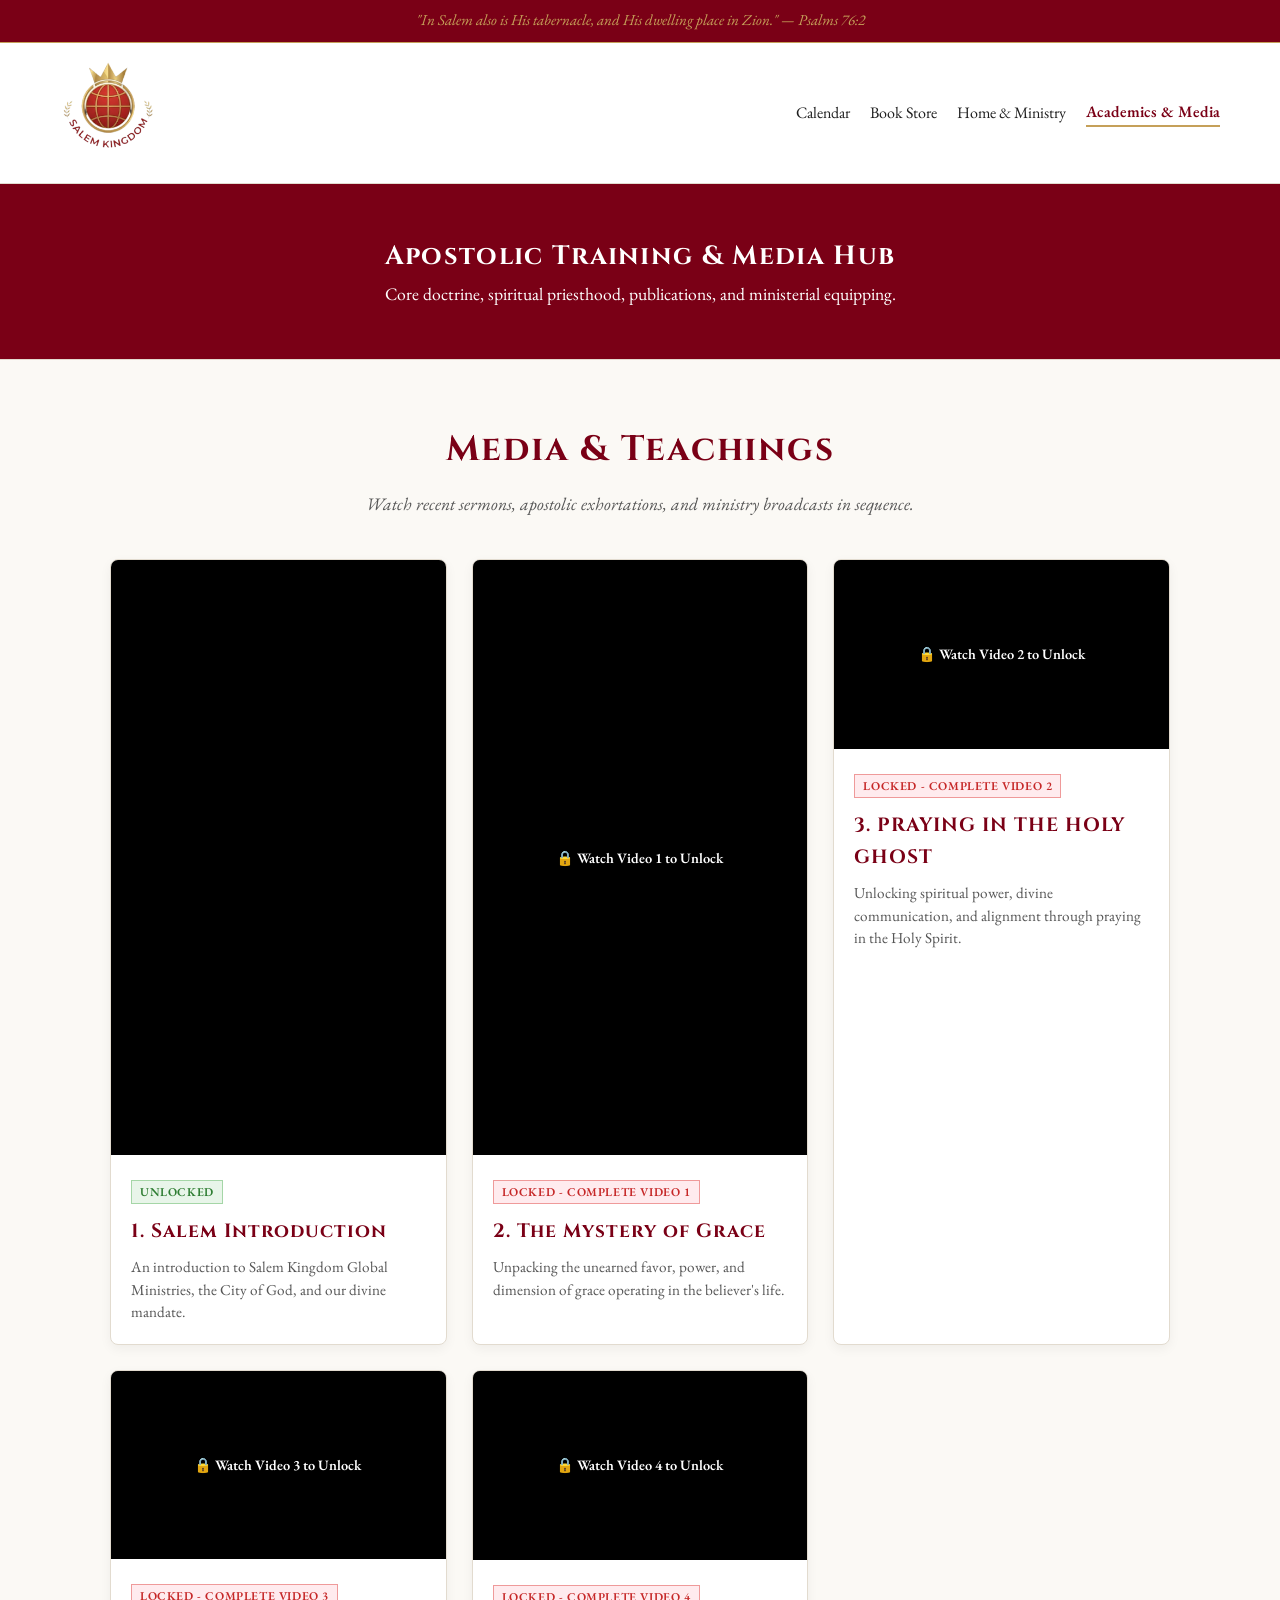
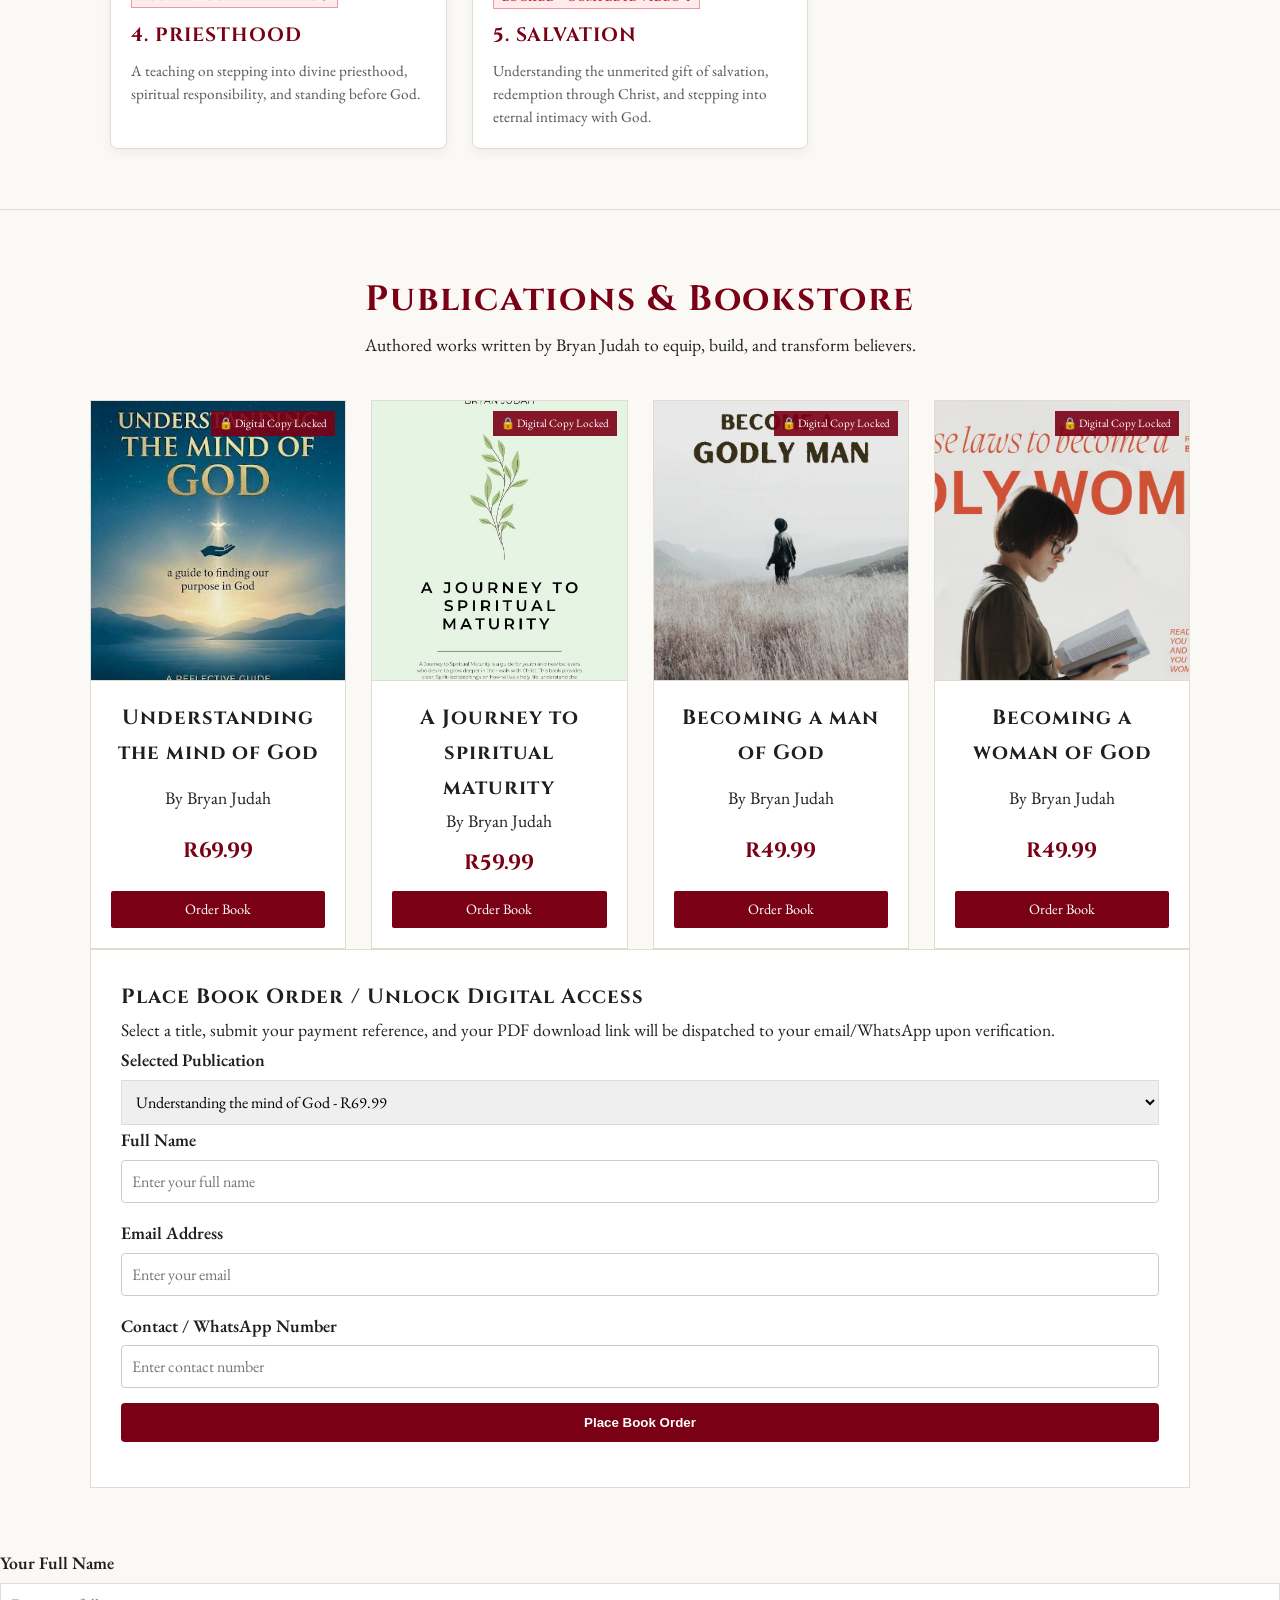
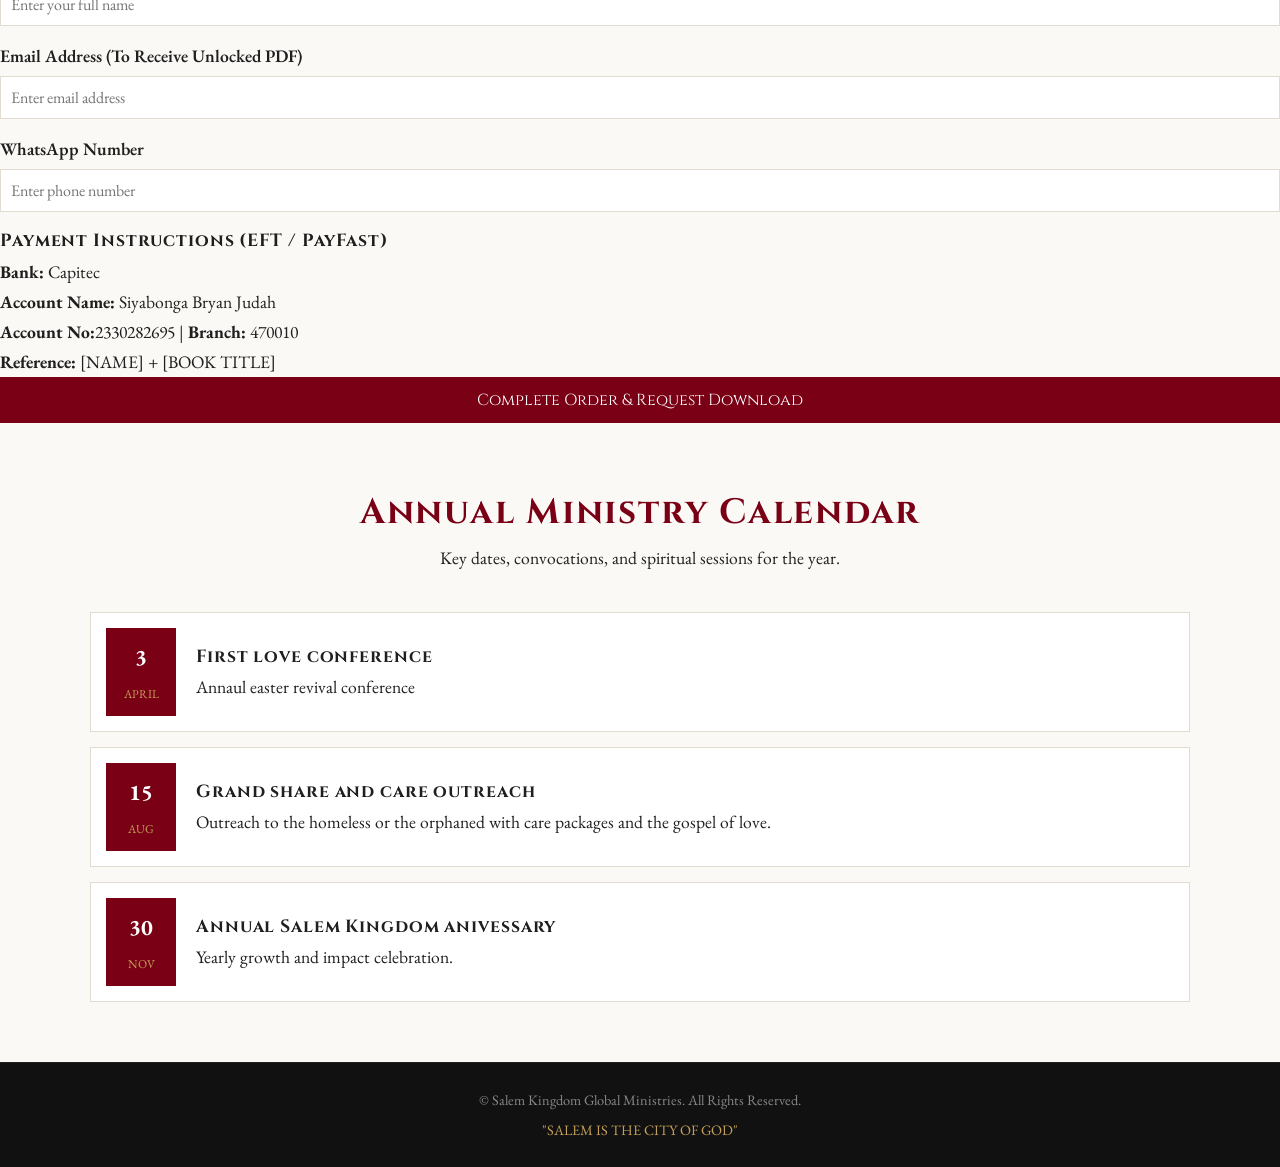
<file: academics.html>
<!DOCTYPE html>
<html lang="en">
<head>
    <meta charset="UTF-8">
    <meta name="viewport" content="width=device-width, initial-scale=1.0">
    <title>Academics & Core Teachings | Salem Kingdom</title>
    
    <link rel="preconnect" href="https://fonts.googleapis.com">
    <link rel="preconnect" href="https://fonts.gstatic.com" crossorigin>
    <link href="https://fonts.googleapis.com/css2?family=Cinzel:wght@400;600;700&family=EB+Garamond:ital,wght@0,400;0,600;1,400&display=swap" rel="stylesheet">
    
    <link rel="stylesheet" href="style.css">
</head>
<body>

    <div class="scripture-bar">
        "In Salem also is His tabernacle, and His dwelling place in Zion." — Psalms 76:2
    </div>

    <header class="navbar">
        <div class="nav-container">
            <a href="index.html" class="brand-logo-link">
              <img src="official-logo.png" alt="Salem Kingdom Global Ministries Logo" class="nav-logo" onerror="this.style.display='none'; document.getElementById('text-brand').style.display='block';">  
                <div id="text-brand" class="brand" style="display:none;">
                    <span class="brand-title">SALEM KINGDOM</span>
                    <span class="brand-sub">GLOBAL MINISTRIES</span>
                </div>
            </a>
            <nav class="nav-links">
                 <a href="#calendar">Calendar</a>
                 <a href="#bookstore">Book Store</a>
                <a href="index.html">Home & Ministry</a>
                <a href="academics.html" class="active">Academics & Media</a>
            </nav>
        </div>
    </header>

    <!-- Page Header Banner -->
    <section class="page-header">
        <div class="container">
            <h1>Apostolic Training & Media Hub</h1>
            <p>Core doctrine, spiritual priesthood, publications, and ministerial equipping.</p>
        </div>
    </section>

 <!-- MEDIA & TEACHINGS SECTION (SEQUENTIAL UNLOCK - NO QUIZ) -->
<section id="media" class="section section-parchment-alt" style="padding: 60px 0; background-color: var(--bg-parchment, #FBF9F5);">
    <div class="container" style="max-width: 1100px; margin: 0 auto; padding: 0 20px;">
        
        <div class="section-title" style="text-align: center; margin-bottom: 40px;">
            <h2 style="color: var(--primary-crimson, #7A0016); font-family: 'Cinzel', serif; font-size: 2.2rem; margin-bottom: 10px;">Media & Teachings</h2>
            <p style="color: var(--text-muted, #555); font-style: italic;">Watch recent sermons, apostolic exhortations, and ministry broadcasts in sequence.</p>
        </div>

        <div class="video-grid" style="display: grid; grid-template-columns: repeat(auto-fit, minmax(300px, 1fr)); gap: 25px;">
            
            <!-- Video 1: Salem Introduction (UNLOCKED BY DEFAULT) -->
            <div class="video-card" id="card-video-1" style="background: #FFFFFF; border: 1px solid var(--border-color, #E2DBCF); border-radius: 8px; overflow: hidden; box-shadow: 0 4px 12px rgba(0,0,0,0.05); transition: all 0.3s ease;">
                <div class="iframe-container" style="position: relative; padding-bottom: 177.78%; height: 0; background: #000;">
                    <div id="player-1" style="position: absolute; top: 0; left: 0; width: 100%; height: 100%;"></div>
                </div>
                <div class="video-info" style="padding: 20px;">
                    <span class="badge status-badge" style="background: #e8f5e9; color: #2e7d32; font-size: 0.75rem; padding: 3px 8px; border: 1px solid #a5d6a7; text-transform: uppercase; letter-spacing: 0.05em; font-weight: 600;">Unlocked</span>
                    <h3 style="color: var(--primary-crimson, #7A0016); font-family: 'Cinzel', serif; font-size: 1.2rem; margin: 10px 0 8px 0;">1. Salem Introduction</h3>
                    <p style="color: var(--text-muted, #555); font-size: 0.95rem; margin: 0; line-height: 1.5;">An introduction to Salem Kingdom Global Ministries, the City of God, and our divine mandate.</p>
                </div>
            </div>

            <!-- Video 2: The Mystery of Grace (LOCKED) -->
            <div class="video-card locked" id="card-video-2" style="background: #FFFFFF; border: 1px solid var(--border-color, #E2DBCF); border-radius: 8px; overflow: hidden; box-shadow: 0 4px 12px rgba(0,0,0,0.05); transition: all 0.3s ease;">
                <div class="iframe-container" style="position: relative; padding-bottom: 177.78%; height: 0; background: #000;">
                    <div id="player-2" style="position: absolute; top: 0; left: 0; width: 100%; height: 100%;"></div>
                    <div class="lock-overlay" style="position: absolute; top: 0; left: 0; width: 100%; height: 100%; background: rgba(0,0,0,0.55); z-index: 10; display: flex; align-items: center; justify-content: center; color: #FFF; font-weight: 600; font-size: 0.9rem;">
                        <span>🔒 Watch Video 1 to Unlock</span>
                    </div>
                </div>
                <div class="video-info" style="padding: 20px;">
                    <span class="badge status-badge" style="background: #ffebee; color: #c62828; font-size: 0.75rem; padding: 3px 8px; border: 1px solid #ef9a9a; text-transform: uppercase; letter-spacing: 0.05em; font-weight: 600;">Locked - Complete Video 1</span>
                    <h3 style="color: var(--primary-crimson, #7A0016); font-family: 'Cinzel', serif; font-size: 1.2rem; margin: 10px 0 8px 0;">2. The Mystery of Grace</h3>
                    <p style="color: var(--text-muted, #555); font-size: 0.95rem; margin: 0; line-height: 1.5;">Unpacking the unearned favor, power, and dimension of grace operating in the believer's life.</p>
                </div>
            </div>

            <!-- Video 3: PRAYING IN THE HOLY GHOST (LOCKED) -->
            <div class="video-card locked" id="card-video-3" style="background: #FFFFFF; border: 1px solid var(--border-color, #E2DBCF); border-radius: 8px; overflow: hidden; box-shadow: 0 4px 12px rgba(0,0,0,0.05); transition: all 0.3s ease;">
                <div class="iframe-container" style="position: relative; padding-bottom: 56.25%; height: 0; background: #000;">
                    <div id="player-3" style="position: absolute; top: 0; left: 0; width: 100%; height: 100%;"></div>
                    <div class="lock-overlay" style="position: absolute; top: 0; left: 0; width: 100%; height: 100%; background: rgba(0,0,0,0.55); z-index: 10; display: flex; align-items: center; justify-content: center; color: #FFF; font-weight: 600; font-size: 0.9rem;">
                        <span>🔒 Watch Video 2 to Unlock</span>
                    </div>
                </div>
                <div class="video-info" style="padding: 20px;">
                    <span class="badge status-badge" style="background: #ffebee; color: #c62828; font-size: 0.75rem; padding: 3px 8px; border: 1px solid #ef9a9a; text-transform: uppercase; letter-spacing: 0.05em; font-weight: 600;">Locked - Complete Video 2</span>
                    <h3 style="color: var(--primary-crimson, #7A0016); font-family: 'Cinzel', serif; font-size: 1.2rem; margin: 10px 0 8px 0;">3. PRAYING IN THE HOLY GHOST</h3>
                    <p style="color: var(--text-muted, #555); font-size: 0.95rem; margin: 0; line-height: 1.5;">Unlocking spiritual power, divine communication, and alignment through praying in the Holy Spirit.</p>
                </div>
            </div>

            <!-- Video 4: PRIESTHOOD (LOCKED) -->
            <div class="video-card locked" id="card-video-4" style="background: #FFFFFF; border: 1px solid var(--border-color, #E2DBCF); border-radius: 8px; overflow: hidden; box-shadow: 0 4px 12px rgba(0,0,0,0.05); transition: all 0.3s ease;">
                <div class="iframe-container" style="position: relative; padding-bottom: 56.25%; height: 0; background: #000;">
                    <div id="player-4" style="position: absolute; top: 0; left: 0; width: 100%; height: 100%;"></div>
                    <div class="lock-overlay" style="position: absolute; top: 0; left: 0; width: 100%; height: 100%; background: rgba(0,0,0,0.55); z-index: 10; display: flex; align-items: center; justify-content: center; color: #FFF; font-weight: 600; font-size: 0.9rem;">
                        <span>🔒 Watch Video 3 to Unlock</span>
                    </div>
                </div>
                <div class="video-info" style="padding: 20px;">
                    <span class="badge status-badge" style="background: #ffebee; color: #c62828; font-size: 0.75rem; padding: 3px 8px; border: 1px solid #ef9a9a; text-transform: uppercase; letter-spacing: 0.05em; font-weight: 600;">Locked - Complete Video 3</span>
                    <h3 style="color: var(--primary-crimson, #7A0016); font-family: 'Cinzel', serif; font-size: 1.2rem; margin: 10px 0 8px 0;">4. PRIESTHOOD</h3>
                    <p style="color: var(--text-muted, #555); font-size: 0.95rem; margin: 0; line-height: 1.5;">A teaching on stepping into divine priesthood, spiritual responsibility, and standing before God.</p>
                </div>
            </div>

            <!-- Video 5: SALVATION (LOCKED) -->
            <div class="video-card locked" id="card-video-5" style="background: #FFFFFF; border: 1px solid var(--border-color, #E2DBCF); border-radius: 8px; overflow: hidden; box-shadow: 0 4px 12px rgba(0,0,0,0.05); transition: all 0.3s ease;">
                <div class="iframe-container" style="position: relative; padding-bottom: 56.25%; height: 0; background: #000;">
                    <div id="player-5" style="position: absolute; top: 0; left: 0; width: 100%; height: 100%;"></div>
                    <div class="lock-overlay" style="position: absolute; top: 0; left: 0; width: 100%; height: 100%; background: rgba(0,0,0,0.55); z-index: 10; display: flex; align-items: center; justify-content: center; color: #FFF; font-weight: 600; font-size: 0.9rem;">
                        <span>🔒 Watch Video 4 to Unlock</span>
                    </div>
                </div>
                <div class="video-info" style="padding: 20px;">
                    <span class="badge status-badge" style="background: #ffebee; color: #c62828; font-size: 0.75rem; padding: 3px 8px; border: 1px solid #ef9a9a; text-transform: uppercase; letter-spacing: 0.05em; font-weight: 600;">Locked - Complete Video 4</span>
                    <h3 style="color: var(--primary-crimson, #7A0016); font-family: 'Cinzel', serif; font-size: 1.2rem; margin: 10px 0 8px 0;">5. SALVATION</h3>
                    <p style="color: var(--text-muted, #555); font-size: 0.95rem; margin: 0; line-height: 1.5;">Understanding the unmerited gift of salvation, redemption through Christ, and stepping into eternal intimacy with God.</p>
                </div>
            </div>

        </div>
    </div>
</section>
    <!-- Library & Book Store Section -->
    <section class="section container" id="bookstore">
        <div class="section-title">
            <h2>Publications & Bookstore</h2>
            <p>Authored works written by Bryan Judah to equip, build, and transform believers.</p>
        </div>

        <div class="store-layout">
            <!-- 4 Book Display Grid -->
            <div class="books-store-grid">
                <!-- Book 1 -->
                <div class="book-card-item">
                    <div class="book-cover-frame">
                        <img src="book-mind-of-god.jpeg" alt="Understanding the mind of God" onerror="this.style.display='none'; this.nextElementSibling.style.display='flex';">
                        <div class="cover-fallback" style="display:none;">Understanding the mind of God</div>
                        <span class="lock-badge">🔒 Digital Copy Locked</span>
                    </div>
                    <div class="book-info-body">
                        <h3>Understanding the mind of God</h3>
                        <p class="author-tag">By Bryan Judah</p>
                        <div class="price-tag">R69.99</div>
                        <a href="#order-form" class="btn-primary-sm select-book-btn" onclick="selectBookForOrder('Understanding the mind of God - R69.99')">Order Book</a>
                    </div>
                </div>

                <!-- Book 2 -->
                <div class="book-card-item">
                    <div class="book-cover-frame">
                        <img src="book-spiritual-maturity.jpg" alt="A Journey to spiritual maturity" onerror="this.style.display='none'; this.nextElementSibling.style.display='flex';">
                        <div class="cover-fallback" style="display:none;">A Journey to spiritual maturity</div>
                        <span class="lock-badge">🔒 Digital Copy Locked</span>
                    </div>
                    <div class="book-info-body">
                        <h3>A Journey to spiritual maturity</h3>
                        <p class="author-tag">By Bryan Judah</p>
                        <div class="price-tag">R59.99</div>
                        <a href="#order-form" class="btn-primary-sm select-book-btn" onclick="selectBookForOrder('A Journey to spiritual maturity - R59.99')">Order Book</a>
                    </div>
                </div>

                <!-- Book 3 -->
                <div class="book-card-item">
                    <div class="book-cover-frame">
                        <img src="book-man-of-god.jpg" alt="Becoming a man of God" onerror="this.style.display='none'; this.nextElementSibling.style.display='flex';">
                        <div class="cover-fallback" style="display:none;">Becoming a man of God</div>
                        <span class="lock-badge">🔒 Digital Copy Locked</span>
                    </div>
                    <div class="book-info-body">
                        <h3>Becoming a man of God</h3>
                        <p class="author-tag">By Bryan Judah</p>
                        <div class="price-tag">R49.99</div>
                        <a href="#order-form" class="btn-primary-sm select-book-btn" onclick="selectBookForOrder('Becoming a man of God - R49.99')">Order Book</a>
                    </div>
                </div>

                <!-- Book 4 -->
                <div class="book-card-item">
                    <div class="book-cover-frame">
                        <img src="book-woman-of-god.jpg" alt="Becoming a woman of God" onerror="this.style.display='none'; this.nextElementSibling.style.display='flex';">
                        <div class="cover-fallback" style="display:none;">Becoming a woman of God</div>
                        <span class="lock-badge">🔒 Digital Copy Locked</span>
                    </div>
                    <div class="book-info-body">
                        <h3>Becoming a woman of God</h3>
                        <p class="author-tag">By Bryan Judah</p>
                        <div class="price-tag">R49.99</div>
                        <a href="#order-form" class="btn-primary-sm select-book-btn" onclick="selectBookForOrder('Becoming a woman of God - R49.99')">Order Book</a>
                    </div>
                </div>
            </div>

            <!-- Integrated Book Order & Locked Delivery Form -->
            <div class="order-form-container" id="order-form">
                <div class="form-card">
                    <h3>Place Book Order / Unlock Digital Access</h3>
                    <p class="form-subtext">Select a title, submit your payment reference, and your PDF download link will be dispatched to your email/WhatsApp upon verification.</p>
 <form id="eBookOrderForm" action="https://formsubmit.co/bryanjudah70@gmail.com" method="POST">
    <!-- FormSubmit Hidden Settings -->
    <input type="hidden" name="_subject" value="New Book Order Request">
    <input type="hidden" name="_template" value="table">
    <input type="hidden" name="_captcha" value="false">

    <div class="form-group">
        <label for="bookSelect">Selected Publication</label>
        <select id="bookSelect" name="Selected Publication" required>
            <option value="Understanding the mind of God - R69.99">Understanding the mind of God - R69.99</option>
            <option value="A Journey to spiritual maturity - R59.99">A Journey to spiritual maturity - R59.99</option>
            <option value="Becoming a man of God - R49.99">Becoming a man of God - R49.99</option>
            <option value="Becoming a woman of God - R49.99">Becoming a woman of God - R49.99</option>
        </select>
    


            <div style="margin-bottom: 15px;">
                <label style="display: block; font-weight: 600; margin-bottom: 5px;">Full Name</label>
                <input type="text" name="Customer Name" placeholder="Enter your full name" required style="width: 100%; padding: 10px; border: 1px solid #CCC; border-radius: 4px;">
            </div>

            <div style="margin-bottom: 15px;">
                <label style="display: block; font-weight: 600; margin-bottom: 5px;">Email Address</label>
                <input type="email" name="Customer Email" placeholder="Enter your email" required style="width: 100%; padding: 10px; border: 1px solid #CCC; border-radius: 4px;">
            </div>

            <div style="margin-bottom: 15px;">
                <label style="display: block; font-weight: 600; margin-bottom: 5px;">Contact / WhatsApp Number</label>
                <input type="tel" name="Customer Phone" placeholder="Enter contact number" required style="width: 100%; padding: 10px; border: 1px solid #CCC; border-radius: 4px;">
            </div>

            

            <button type="submit" style="width: 100%; padding: 12px; background: var(--primary-crimson, #7A0016); color: #FFF; border: none; border-radius: 4px; font-weight: 600; cursor: pointer;">Place Book Order</button>
        </form>

    </div>
</section>
                        <div class="form-group">
                            <label for="buyerName">Your Full Name</label>
                            <input type="text" id="buyerName" placeholder="Enter your full name" required>
                        </div>

                        <div class="form-group">
                            <label for="buyerEmail">Email Address (To Receive Unlocked PDF)</label>
                            <input type="email" id="buyerEmail" placeholder="Enter email address" required>
                        </div>

                        <div class="form-group">
                            <label for="buyerPhone">WhatsApp Number</label>
                            <input type="tel" id="buyerPhone" placeholder="Enter phone number" required>
                        </div>

                        <div class="payment-instructions-box">
                            <h4>Payment Instructions (EFT / PayFast)</h4>
                            <p><strong>Bank:</strong> Capitec</p>
                            <p><strong>Account Name:</strong> Siyabonga Bryan Judah</p>
                            <p><strong>Account No:</strong>2330282695 | <strong>Branch:</strong> 470010</p>
                            <p><strong>Reference:</strong> [NAME] + [BOOK TITLE]</p>
                        </div>

                        <button type="submit" class="btn-crimson">Complete Order & Request Download</button>
                    </form>
                </div>
            </div>
        </div>
    </section>

    <!-- Calendar Section -->
    <section class="section container" id="calendar">
        <div class="section-title">
            <h2>Annual Ministry Calendar</h2>
            <p>Key dates, convocations, and spiritual sessions for the year.</p>
        </div>

        <div class="calendar-list">
            <div class="calendar-item">
                <div class="cal-date"><span class="day">3</span><span class="month">APRIL</span></div>
                <div class="cal-details">
                    <h4>First love conference</h4>
                    <p>Annaul easter revival conference</p>
                </div>
            </div>
            <div class="calendar-item">
                <div class="cal-date"><span class="day">15</span><span class="month">AUG</span></div>
                <div class="cal-details">
                    <h4>Grand share and care outreach</h4>
                    <p>Outreach to the homeless or the orphaned with care packages and the gospel of love. </p>
                </div>
            </div>
            <div class="calendar-item">
                <div class="cal-date"><span class="day">30</span><span class="month">NOV</span></div>
                <div class="cal-details">
                    <h4>Annual Salem Kingdom anivessary </h4>
                    <p>Yearly growth and impact celebration.</p>
                </div>
            </div>
        </div>
    </section>

    <footer>
        <div class="container footer-content">
            <p>&copy; Salem Kingdom Global Ministries. All Rights Reserved.</p>
            <p class="footer-scripture">"SALEM IS THE CITY OF GOD"</p>
        </div>
    </footer>

    <script src="main.js"></script>
  <!-- YOUTUBE IFRAME API -->
<script src="https://www.youtube.com/iframe_api"></script>

<!-- ACADEMICS VIDEO SEQUENTIAL UNLOCK LOGIC -->
<script>
const videoSeries = [
    { id: 'player-1', videoId: 'hKO0F-loFGI', cardId: 'card-video-1' },
    { id: 'player-2', videoId: 'RuKAcsUq7zQ', cardId: 'card-video-2' },
    { id: 'player-3', videoId: 'Gwh889cGZnA', cardId: 'card-video-3' },
    { id: 'player-4', videoId: '6WBtxB0dPIU', cardId: 'card-video-4' },
    { id: 'player-5', videoId: 'vQ0vkIEhpC8', cardId: 'card-video-5' }
];

let players = {};

function onYouTubeIframeAPIReady() {
    videoSeries.forEach((item, index) => {
        players[item.id] = new YT.Player(item.id, {
            videoId: item.videoId,
            playerVars: { 'rel': 0, 'modestbranding': 1 },
            events: {
                'onStateChange': (event) => handleStateChange(event, index)
            }
        });
    });
}

function handleStateChange(event, index) {
    if (event.data === YT.PlayerState.ENDED) {
        unlockNextVideo(index + 1);
    }
}

function unlockNextVideo(nextIndex) {
    if (nextIndex < videoSeries.length) {
        const cardId = videoSeries[nextIndex].cardId;
        const card = document.getElementById(cardId);
        
        if (card) {
            // Remove locked class and reset inline styles
            card.classList.remove('locked');
            card.style.opacity = '1';
            card.style.filter = 'grayscale(0%)';
            card.style.background = '#FFFFFF';

            // Remove the lock overlay element completely so user can click the YouTube iframe
            const lockOverlay = card.querySelector('.lock-overlay');
            if (lockOverlay) {
                lockOverlay.remove();
            }

            // Update status badge
            const badge = card.querySelector('.status-badge');
            if (badge) {
                badge.textContent = 'Unlocked';
                badge.style.background = '#e8f5e9';
                badge.style.color = '#2e7d32';
                badge.style.borderColor = '#a5d6a7';
            }
        }
    }
}
</script>
</body>
</html>
</file>
<file: style.css>
/* --- SALEM KINGDOM MASTER STYLESHEET --- */

:root {
    --bg-parchment: #FBF9F5;
    --primary-crimson: #7A0016;
    --gold-accent: #C5A059;
    --gold-hover: #a38141;
    --text-dark: #1F1F1F;
    --text-muted: #555555;
    --border-color: #E2DBCF;
    --card-bg: #FFFFFF;
}

* {
    box-sizing: border-box;
    margin: 0;
    padding: 0;
}

body {
    background-color: var(--bg-parchment);
    color: var(--text-dark);
    font-family: 'EB Garamond', Georgia, serif;
    font-size: 1.1rem;
    line-height: 1.7;
}

h1, h2, h3, h4, .brand-title {
    font-family: 'Cinzel', serif;
    letter-spacing: 0.05em;
    font-weight: 700;
}

a {
    color: var(--primary-crimson);
    text-decoration: none;
    transition: all 0.2s ease;
}

/* Header & Navigation */
.scripture-bar {
    background: var(--primary-crimson);
    color: var(--gold-accent);
    text-align: center;
    padding: 8px 15px;
    font-size: 0.95rem;
    font-style: italic;
    border-bottom: 1px solid var(--gold-accent);
}

.navbar {
    background: #FFFFFF;
    border-bottom: 1px solid var(--border-color);
    position: sticky;
    top: 0;
    z-index: 100;
}

.nav-container {
    max-width: 1200px;
    margin: 0 auto;
    padding: 15px 20px;
    display: flex;
    justify-content: space-between;
    align-items: center;
}

.nav-logo {
    height: 48px;
    width: auto;
    object-fit: contain;
    display: block;
}

.brand-logo-link {
    display: flex;
    align-items: center;
    text-decoration: none;
}

.brand-title {
    color: var(--primary-crimson);
    font-size: 1.3rem;
}

.brand-sub {
    font-size: 0.75rem;
    color: var(--gold-accent);
    letter-spacing: 0.15em;
    text-transform: uppercase;
}

.nav-links {
    display: flex;
    gap: 20px;
    align-items: center;
}

.nav-links a {
    color: var(--text-dark);
    font-size: 1rem;
}

.nav-links a.active {
    color: var(--primary-crimson);
    font-weight: 600;
    border-bottom: 2px solid var(--gold-accent);
}

/* Buttons */
.btn-primary-sm {
    background: var(--primary-crimson);
    color: #FFF !important;
    padding: 6px 14px;
    border-radius: 2px;
    font-size: 0.9rem;
}

.btn-crimson {
    background: var(--primary-crimson);
    color: #FFFFFF;
    border: none;
    padding: 12px 20px;
    width: 100%;
    cursor: pointer;
    font-family: 'Cinzel', serif;
    font-size: 1rem;
}

.btn-gold {
    background: var(--gold-accent);
    color: #FFFFFF;
    padding: 12px 24px;
    font-family: 'Cinzel', serif;
}

.btn-outline {
    border: 1px solid #FFFFFF;
    color: #FFFFFF;
    padding: 12px 24px;
    font-family: 'Cinzel', serif;
}

.btn-gold-outline {
    border: 1px solid var(--gold-accent);
    color: var(--gold-accent);
    background: transparent;
    padding: 10px 20px;
    cursor: pointer;
    margin-top: 15px;
    font-family: 'Cinzel', serif;
}

.btn-outline-crimson {
    display: inline-block;
    border: 1px solid var(--primary-crimson);
    color: var(--primary-crimson);
    padding: 8px 16px;
    margin-top: 15px;
    font-family: 'Cinzel', serif;
    font-size: 0.9rem;
}

/* Hero Section */
.hero {
    position: relative;
    background: #111 url('../images/hero-bg.jpeg') center/cover no-repeat;
    color: #FFF;
    padding: 100px 20px;
    text-align: center;
}

.hero-overlay {
    position: absolute;
    inset: 0;
    background: rgba(122, 0, 22, 0.88);
}

.hero-content {
    position: relative;
    max-width: 800px;
    margin: 0 auto;
}

.tagline {
    color: var(--gold-accent);
    letter-spacing: 0.3em;
    font-size: 0.9rem;
    margin-bottom: 10px;
}

.hero h1 {
    font-size: 2.8rem;
    margin-bottom: 15px;
    color: #FFF;
}

.hero-statement {
    font-size: 1.2rem;
    margin-bottom: 30px;
    line-height: 1.8;
}

.hero-buttons {
    display: flex;
    gap: 15px;
    justify-content: center;
}

/* Sections & Cards */
.container {
    max-width: 1100px;
    margin: 0 auto;
    padding: 0 20px;
}

.section {
    padding: 60px 0;
}

.section-title {
    text-align: center;
    margin-bottom: 40px;
}

.section-title h2 {
    color: var(--primary-crimson);
    font-size: 2.2rem;
}

.leadership-grid {
    display: grid;
    grid-template-columns: 1fr 1fr;
    gap: 30px;
}

.card {
    background: #FFFFFF;
    border: 1px solid var(--border-color);
    overflow: hidden;
    display: flex;
    flex-direction: column;
}

.steward-img {
    width: 100%;
    height: 380px;
    object-fit: cover;
    object-position: top;
    display: block;
}

.heritage-card {
    background: #FAF8F5;
    text-align: center;
    padding-top: 20px;
}

.former-logo-img {
    max-width: 180px;
    max-height: 180px;
    object-fit: contain;
    border-radius: 50%;
    border: 2px solid var(--gold-accent);
    padding: 10px;
    background: #FFF;
}

.card-body {
    padding: 25px;
}

.badge-gold {
    background: var(--gold-accent);
    color: #FFF;
    font-size: 0.75rem;
    padding: 4px 10px;
    font-family: 'Cinzel', serif;
    display: inline-block;
    margin-bottom: 10px;
}

.badge-subtle {
    background: #EAE3D2;
    color: var(--primary-crimson);
    font-size: 0.75rem;
    padding: 4px 10px;
    font-family: 'Cinzel', serif;
    display: inline-block;
    margin-bottom: 10px;
}

.heritage-quote {
    font-style: italic;
    color: var(--primary-crimson);
    margin-top: 15px;
    padding: 10px;
    border-left: 2px solid var(--gold-accent);
    text-align: left;
    background: #FFF;
}

/* Service Strip */
.service-strip {
    background: #FFFFFF;
    border-top: 1px solid var(--border-color);
    border-bottom: 1px solid var(--border-color);
    padding: 30px 20px;
}

.strip-grid {
    display: grid;
    grid-template-columns: 1fr 1fr;
    gap: 30px;
}

.timer-display {
    font-size: 1.4rem;
    color: var(--primary-crimson);
    margin-top: 10px;
    font-weight: 600;
}

/* Outreach Grid */
.section-parchment-alt {
    background-color: #F4EFE6;
    border-top: 1px solid var(--border-color);
    border-bottom: 1px solid var(--border-color);
}

.outreach-grid {
    display: grid;
    grid-template-columns: repeat(auto-fit, minmax(300px, 1fr));
    gap: 25px;
}

.outreach-card {
    background: #FFFFFF;
    border: 1px solid var(--border-color);
    overflow: hidden;
}

.outreach-img-wrapper {
    height: 200px;
    overflow: hidden;
}

.outreach-img-wrapper img {
    width: 100%;
    height: 100%;
    object-fit: cover;
}

.outreach-info {
    padding: 20px;
}

.outreach-info h3 {
    color: var(--primary-crimson);
    font-size: 1.25rem;
    margin-bottom: 8px;
}

/* Forms & Inputs */
.form-grid {
    display: grid;
    grid-template-columns: 3fr 2fr;
    gap: 30px;
}

.form-card, .info-card {
    background: #FFF;
    border: 1px solid var(--border-color);
    padding: 30px;
}

.form-group {
    margin-bottom: 15px;
}

.form-group label {
    display: block;
    margin-bottom: 5px;
    font-weight: 600;
}

.form-group input, .form-group select, .form-group textarea {
    width: 100%;
    padding: 10px;
    border: 1px solid var(--border-color);
    font-family: inherit;
    font-size: 1rem;
}

.check-list {
    margin-top: 15px;
    list-style: none;
}

.check-list li::before {
    content: "✓ ";
    color: var(--gold-accent);
}
/* ==========================================
   OFFICIAL LOGO MOBILE SIZE BOOST
   ========================================== */
.logo img, 
.site-logo, 
header img {
    height: auto !important;
    width: auto !important;
    max-height: 110px !important; /* Standard desktop display */
    display: block;
    margin: 0 auto;
    object-fit: contain;
}

@media screen and (max-width: 768px) {
    .logo img, 
    .site-logo, 
    header img {
        min-width: 180px !important;  /* Forces width on smaller mobile screens */
        max-height: 150px !important; /* Allows up to 150px height */
        width: 60% !important;        /* Takes up 60% of mobile screen width */
        margin: 10px auto !important;
    }
}
/* Dark Section / Bank */
.section-dark {
    background: #1F1F1F;
    color: #FFF;
}

.section-title.light h2 {
    color: var(--gold-accent);
}

.bank-details-card {
    border: 1px solid var(--gold-accent);
    padding: 30px;
    max-width: 600px;
    margin: 0 auto;
    text-align: center;
}

.bank-grid {
    text-align: left;
    margin-top: 15px;
    display: flex;
    flex-direction: column;
    gap: 8px;
}

/* Videos & Bookstore Layout */
.page-header {
    background: var(--primary-crimson);
    color: #FFF;
    padding: 50px 20px;
    text-align: center;
}

.video-grid {
    display: grid;
    grid-template-columns: repeat(auto-fit, minmax(300px, 1fr));
    gap: 25px;
}

.video-card {
    background: #FFF;
    border: 1px solid var(--border-color);
    overflow: hidden;
}

.iframe-container {
    position: relative;
    padding-bottom: 56.25%;
    height: 0;
}

.iframe-container iframe {
    position: absolute;
    top: 0; left: 0;
    width: 100%; height: 100%;
    border: none;
}

.video-info {
    padding: 15px;
}

.badge {
    background: var(--bg-parchment);
    color: var(--primary-crimson);
    font-size: 0.75rem;
    padding: 2px 8px;
    border: 1px solid var(--border-color);
}

.books-store-grid {
    display: grid;
    grid-template-columns: repeat(auto-fit, minmax(220px, 1fr));
    gap: 25px;
}

.book-card-item {
    background: #FFFFFF;
    border: 1px solid var(--border-color);
    display: flex;
    flex-direction: column;
    text-align: center;
}

.book-cover-frame {
    height: 280px;
    background: var(--bg-parchment);
    position: relative;
    display: flex;
    align-items: center;
    justify-content: center;
    border-bottom: 1px solid var(--border-color);
    overflow: hidden;
}

.book-cover-frame img {
    width: 100%;
    height: 100%;
    object-fit: cover;
}

.lock-badge {
    position: absolute;
    top: 10px;
    right: 10px;
    background: rgba(122, 0, 22, 0.9);
    color: #FFF;
    font-size: 0.7rem;
    padding: 3px 8px;
}

.book-info-body {
    padding: 20px;
    display: flex;
    flex-direction: column;
    flex-grow: 1;
    justify-content: space-between;
}

.price-tag {
    font-family: 'Cinzel', serif;
    font-size: 1.3rem;
    color: var(--primary-crimson);
    font-weight: 700;
    margin: 10px 0;
}

/* Calendar List */
.calendar-list {
    display: flex;
    flex-direction: column;
    gap: 15px;
}

.calendar-item {
    background: #FFF;
    border: 1px solid var(--border-color);
    display: flex;
    padding: 15px;
    gap: 20px;
    align-items: center;
}

.cal-date {
    background: var(--primary-crimson);
    color: #FFF;
    padding: 10px 15px;
    text-align: center;
    min-width: 70px;
}

.cal-date .day {
    font-size: 1.4rem;
    display: block;
    font-weight: bold;
}

.cal-date .month {
    font-size: 0.75rem;
    color: var(--gold-accent);
}

footer {
    background: #111;
    color: #888;
    text-align: center;
    padding: 25px 20px;
    font-size: 0.9rem;
    border-top: 1px solid #222;
}

.footer-scripture {
    color: var(--gold-accent);
    margin-top: 5px;
}
/* ==========================================
   MOBILE RESPONSIVE OVERRIDES
   ========================================== */
@media screen and (max-width: 768px) {
    /* Ensure body doesn't overflow horizontally */
    html, body {
        width: 100%;
        overflow-x: hidden;
    }

    /* Stack header elements cleanly */
    header, .header-container, nav {
        display: flex;
        flex-direction: column !important;
        align-items: center !important;
        justify-content: center !important;
        text-align: center !important;
        width: 100% !important;
        padding: 10px !important;
    }

    /* Adjust logo/branding layout */
    .logo, .brand-title {
        margin-bottom: 10px;
        text-align: center;
    }

    /* Clean up top contact bar info */
    .contact-info, .header-contact {
        display: flex;
        flex-direction: column;
        align-items: center;
        gap: 5px;
        margin-bottom: 12px;
        font-size: 0.85rem;
    }

    /* Format navigation links neatly in a row or stack */
    nav ul, .nav-links {
        display: flex !important;
        flex-wrap: wrap !important;
        justify-content: center !important;
        gap: 12px !important;
        padding: 0 !important;
        margin: 10px 0 !important;
        list-style: none !important;
    }

    nav a, .nav-links a {
        font-size: 0.9rem !important;
        padding: 4px 8px !important;
    }

    /* Hero section font sizing and spacing adjustments */
    .hero, .hero-section {
        padding: 40px 15px !important;
        text-align: center !important;
    }

    .hero h1, .hero-title {
        font-size: 1.8rem !important;
        line-height: 1.3 !important;
        margin-bottom: 15px !important;
    }

    .hero p, .hero-subtitle {
        font-size: 0.95rem !important;
        line-height: 1.5 !important;
        padding: 0 10px !important;
    }
}
@media (max-width: 768px) {
    .strip-grid, .form-grid, .leadership-grid {
        grid-template-columns: 1fr;
    }
}


/* ==========================================
   IPHONE 11 EDGE-TO-EDGE HEADER ALIGNMENT
   ========================================== */
@media screen and (max-width: 768px) {
    /* Header layout container */
    header, .header-container {
        display: flex !important;
        flex-direction: column !important;
        align-items: stretch !important;
        width: 100% !important;
        padding: 10px 12px !important;
        box-sizing: border-box !important;
        gap: 10px !important;
    }

    /* Top Banner with Quote + Logo integrated */
    .top-quote-banner, .scripture-header {
        display: flex !important;
        align-items: center !important;
        justify-content: center !important;
        gap: 10px !important;
    }

    /* Logo Styling */
    .logo, .brand-title, header > a:first-child {
        flex: 0 0 auto !important;
        margin: 0 !important;
    }

    .logo img, .site-logo, header img {
        width: 48px !important;
        height: auto !important;
        max-height: 55px !important;
        display: block !important;
        margin: 0 !important;
        object-fit: contain !important;
    }

    /* Main container for contact info and nav links */
    .header-right, header > div, nav {
        display: flex !important;
        flex-direction: column !important;
        align-items: flex-start !important;
        width: 100% !important;
        gap: 8px !important;
    }

    /* Phone + WhatsApp row */
    .contact-info, .header-contact {
        display: flex !important;
        flex-direction: row !important;
        flex-wrap: nowrap !important;
        align-items: center !important;
        justify-content: flex-start !important;
        gap: 8px !important;
        margin: 0 !important;
        font-size: 0.85rem !important;
        white-space: nowrap !important;
    }

    /* Navigation links arranged HORIZONTALLY across the page */
    nav ul, .nav-links {
        display: flex !important;
        flex-direction: row !important;
        flex-wrap: wrap !important;
        align-items: center !important;
        justify-content: flex-start !important;
        gap: 12px 16px !important; /* Row and column spacing between items */
        padding: 0 !important;
        margin: 4px 0 0 0 !important;
        list-style: none !important;
        width: 100% !important;
    }

    nav li, .nav-links li {
        display: inline-block !important;
        margin: 0 !important;
    }

    nav a, .nav-links a {
        font-size: 0.85rem !important;
        padding: 2px 0 !important;
        text-align: left !important;
        white-space: nowrap !important;
    }
}
</file>
